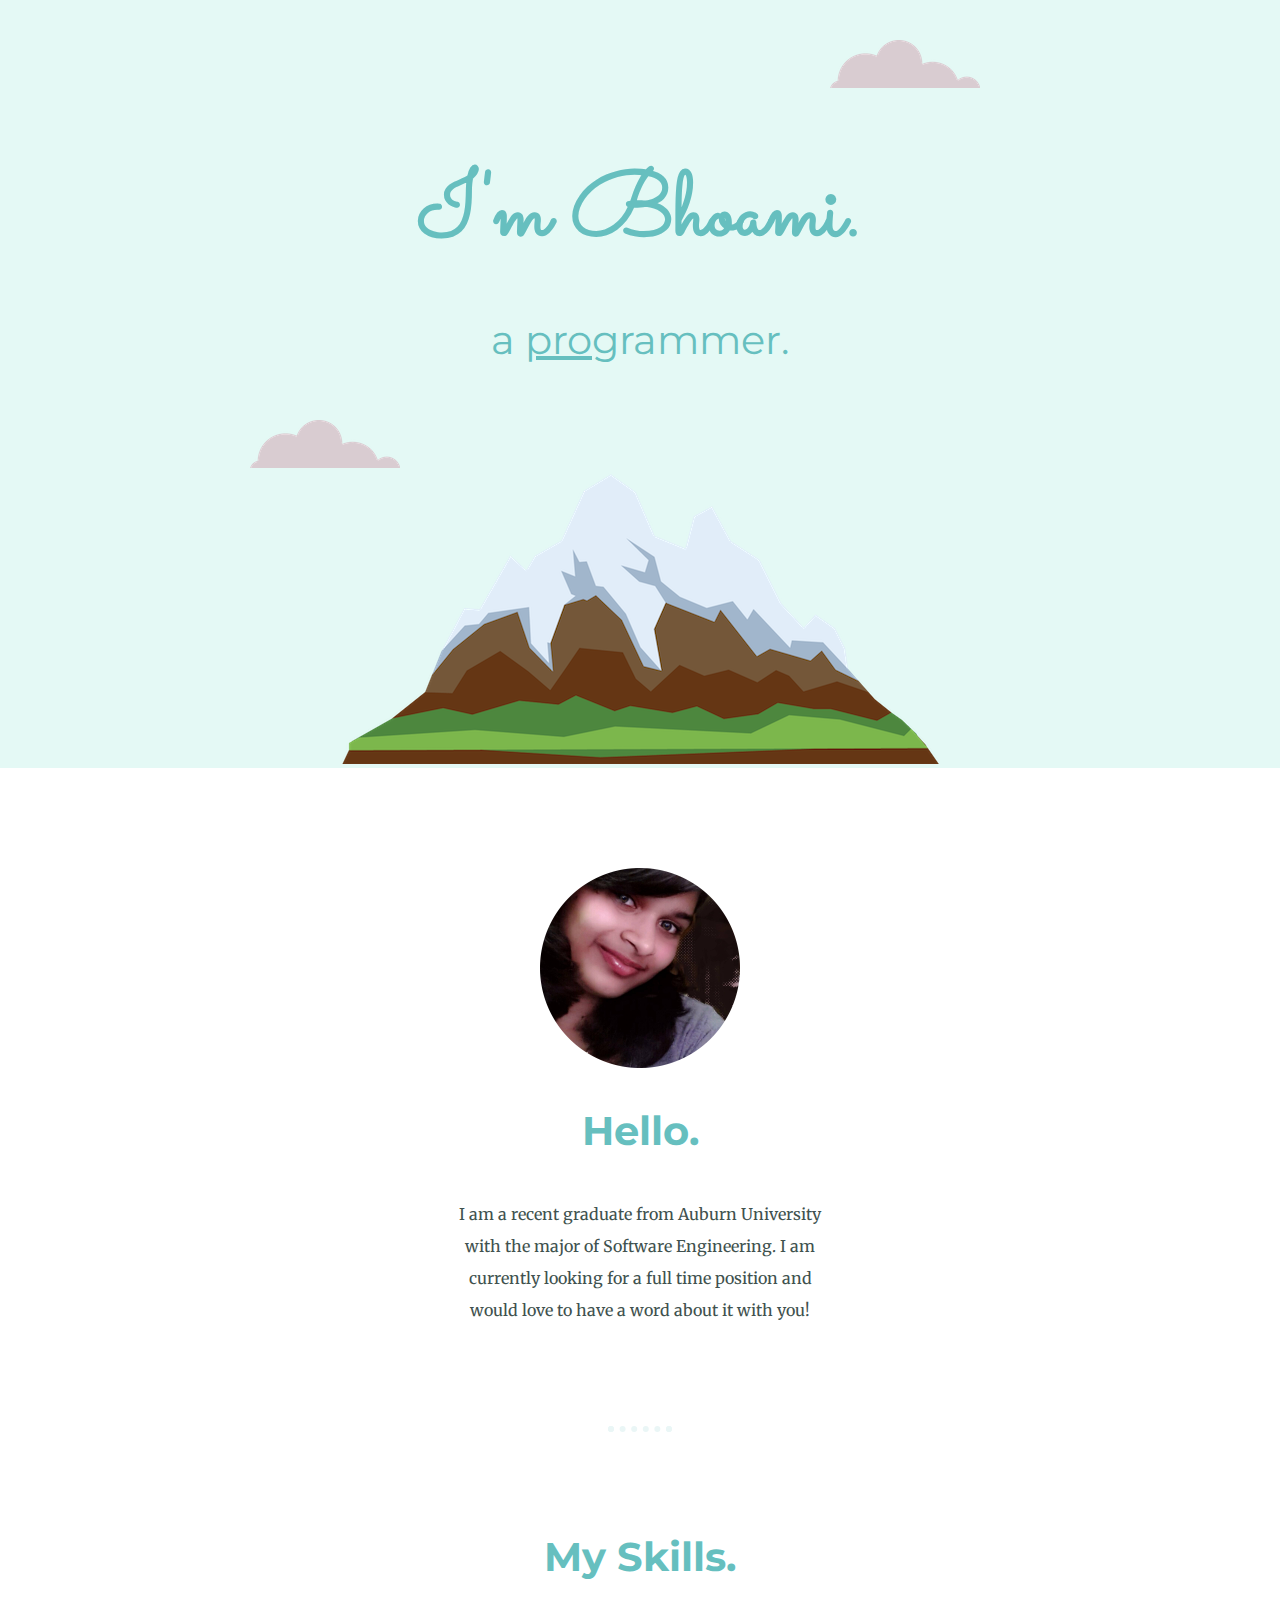
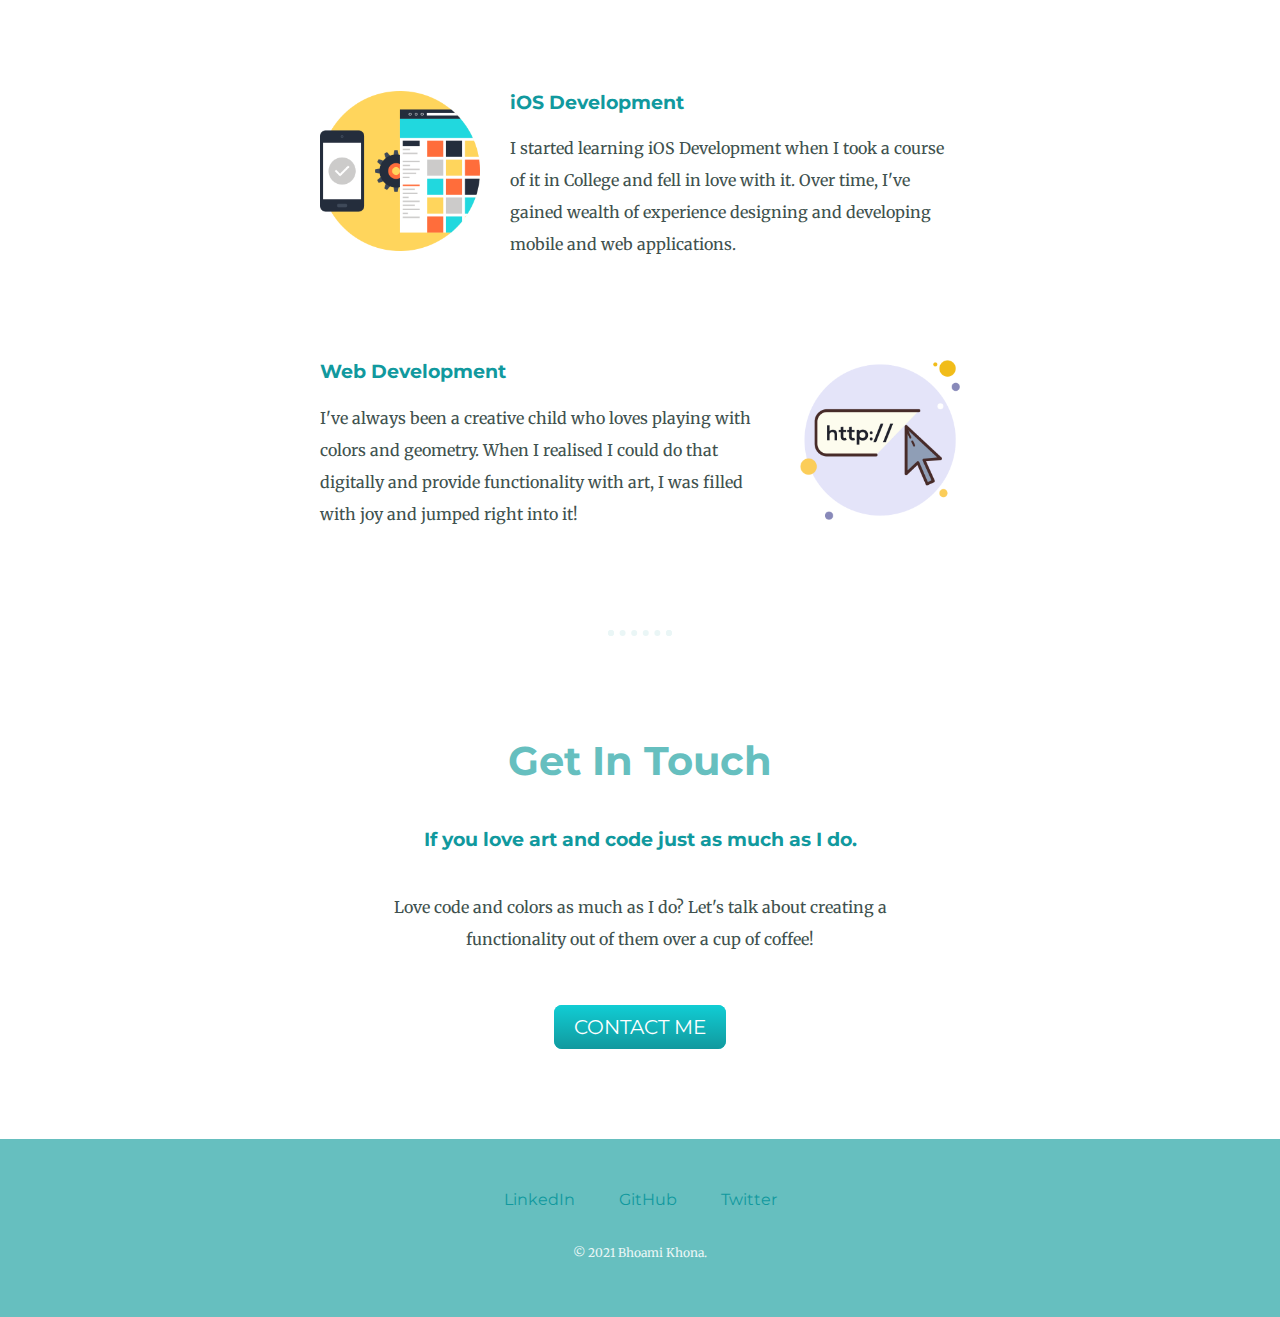
<file: CSS - My Site/index.html>
<!DOCTYPE html>
<html lang="en" dir="ltr">
  <head>
    <meta charset="utf-8">
    <title>Bhoami Khona</title>
    <link rel="stylesheet" href="css/styles.css">
    <link rel="icon" href="favicon.ico">
    <link href="https://fonts.googleapis.com/css2?family=Merriweather&family=Montserrat&family=Sacramento&display=swap" rel="stylesheet">
  </head>
  <body>
    <div class="top-container">
      <img src="images/cloud.png" class="top-cloud" alt="">
      <h1>I'm Bhoami.</h1>
      <h2 class="programmer">a <span class="pro">pro</span>grammer.</h2>
      <img src="images/cloud.png" class="bottom-cloud" alt="">
      <img src="images/mountain.png" alt="">
    </div>
    <div class="middle-container">
  <div class="profile">
    <img src="images/bhoami.png" alt="Bhoami Khona Headshot" style="width: 200px;">
    <h2>Hello.</h2>
    <p class="intro">I am a recent graduate from Auburn University with the major of Software Engineering. I am currently looking for a full time position and would love to have a word about it with you!</p>
  </div>
  <hr>
  <div class="skills">
    <h2>My Skills.</h2>
    <div class="skill-row">
      <img class="app-class-img" src="images/app.png" alt="">
      <h3>iOS Development</h3>
      <p>I started learning iOS Development when I took a course of it in College and fell in love with it. Over time, I've gained wealth of experience designing and developing mobile and web applications.</p>
    </div>
    <div class="skill-row">
      <img class="web-class-img" src="images/web.png" alt="">
      <h3>Web Development</h3>
      <p>I've always been a creative child who loves playing with colors and geometry. When I realised I could do that digitally and provide functionality with art, I was filled with joy and jumped right into it!</p>
    </div>
  </div>
  <hr>
  <div class="contact-me">
    <h2>Get In Touch</h2>
    <h3>If you love art and code just as much as I do.</h3>
    <p class="contact-message">Love code and colors as much as I do? Let's talk about creating a functionality out of them over a cup of coffee!</p>
    <a class="btn" href="mailto:bhoamikhona@gmail.com">CONTACT ME</a>
  </div>
</div>


<div class="bottom-container">
  <a class="footer-link" href="https://www.linkedin.com/in/bhoami-khona/">LinkedIn</a>
  <a class="footer-link" href="https://github.com/bhoamikhona">GitHub</a>
  <a class="footer-link" href="https://twitter.com/KhonaBhoami">Twitter</a>
  <p class="copyright">© 2021 Bhoami Khona.</p>
</div>

  </body>
</html>
</file>
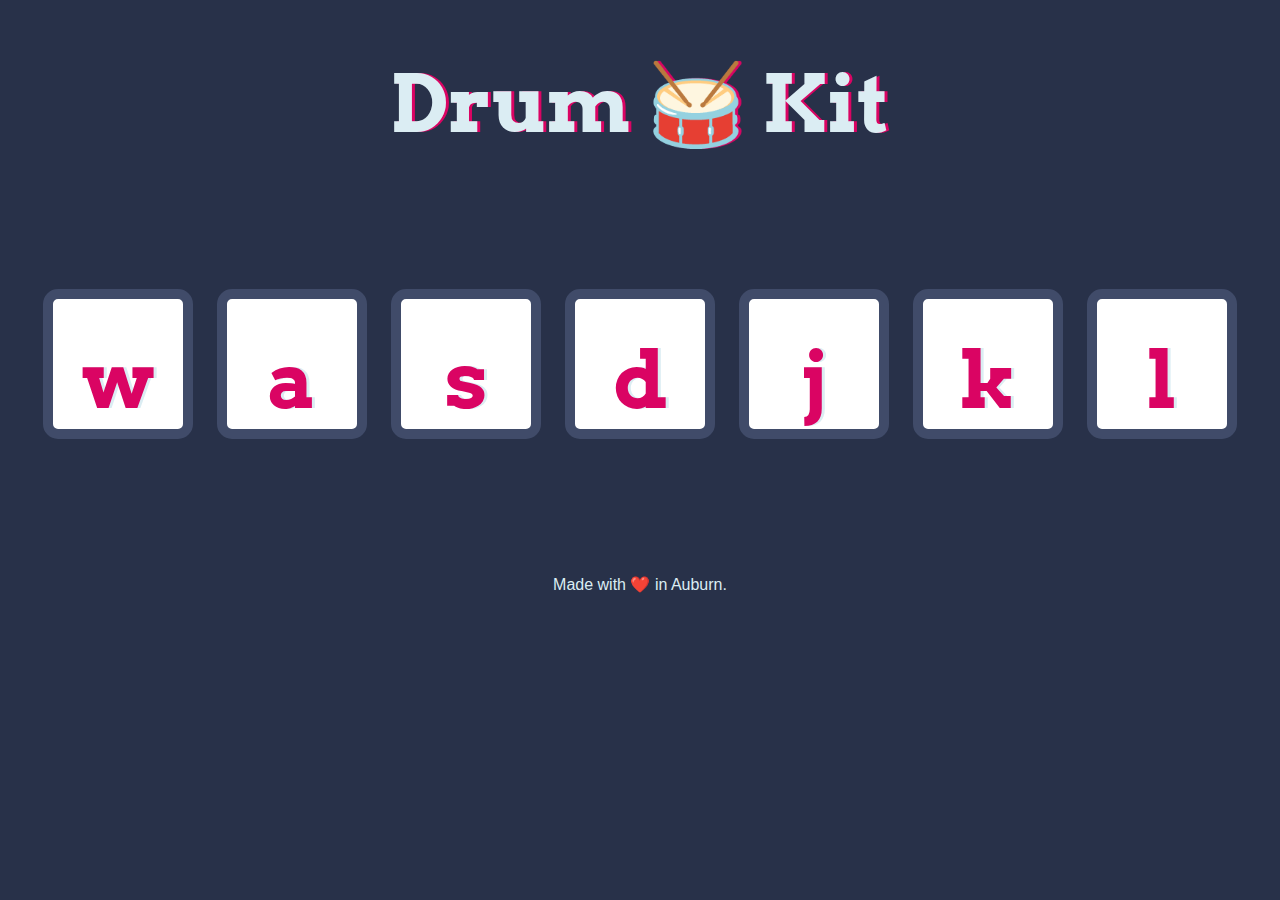
<file: Drum Kit/index.html>
<!DOCTYPE html>
<html lang="en" dir="ltr">

<head>
  <meta charset="utf-8">
  <title>Drum Kit</title>
  <link rel="stylesheet" href="styles.css">
  <link href="https://fonts.googleapis.com/css?family=Arvo" rel="stylesheet">
</head>

<body>

  <h1 id="title">Drum 🥁 Kit</h1>
  <div class="set">
    <button class="w drum">w</button>
    <button class="a drum">a</button>
    <button class="s drum">s</button>
    <button class="d drum">d</button>
    <button class="j drum">j</button>
    <button class="k drum">k</button>
    <button class="l drum">l</button>
  </div>
  <footer>
    Made with ❤️ in Auburn.
  </footer>

  <script src="index.js" charset="utf-8">

  </script>
</body>

</html>
</file>
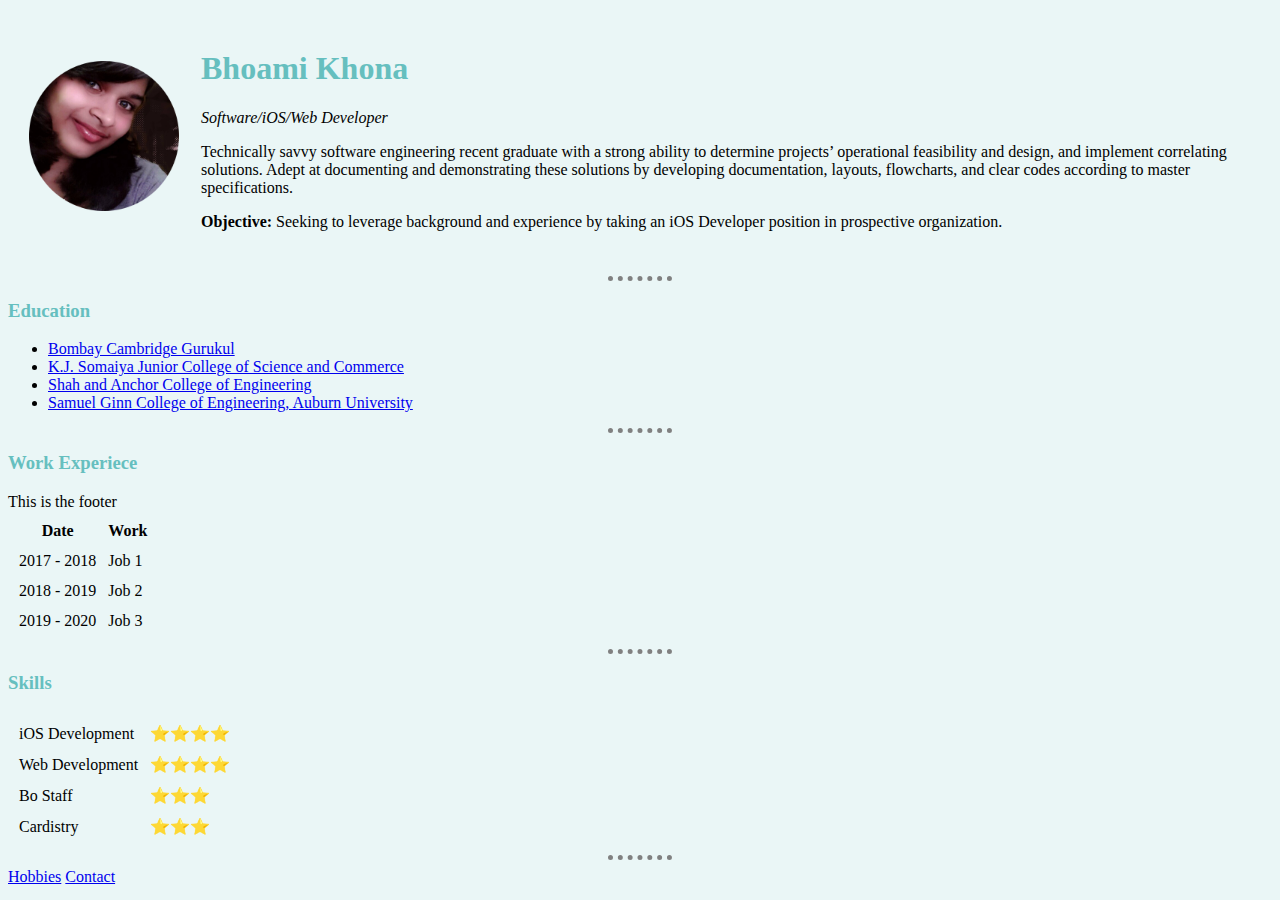
<file: HTML - Personal Site/index.html>
<!DOCTYPE html>
<html lang="en" dir="ltr">
  <head>
    <meta charset="utf-8">
    <title>Bhoami's Personal Site</title>
    <link rel="stylesheet" href="css/styles.css">
  </head>
  <body>
    <table cellspacing="20">
      <tbody>
        <tr>
          <td><img src="images/bhoami.png" alt="Bhoami Khona Headshot" style="width: 150px"></td>
          <td><h1>Bhoami Khona</h1>
          <p><em>Software/iOS/Web Developer</em></p>
          <p>Technically savvy software engineering recent graduate with a strong ability to determine projects’ operational feasibility and design, and implement correlating solutions. Adept at documenting and demonstrating these solutions by developing documentation, layouts, flowcharts, and clear codes according to master specifications.</p>
          <p><strong>Objective:</strong> Seeking to leverage background and experience by taking an iOS Developer position in prospective organization.</p></td>
        </tr>
      </tbody>
    </table>


    <hr>
    <h3>Education</h3>
    <ul>
      <li><a href="https://bcseast.org/">Bombay Cambridge Gurukul</a></li>
      <li><a href="https://kjssc.somaiya.edu.in/en">K.J. Somaiya Junior College of Science and Commerce</a></li>
      <li><a href="https://www.shahandanchor.com/home/">Shah and Anchor College of Engineering</a></li>
      <li><a href="https://www.eng.auburn.edu/">Samuel Ginn College of Engineering, Auburn University</a></li>
    </ul>
    <hr />
    <h3>Work Experiece</h3>
    <table cellspacing="10">
      <thead>
        <th>Date</th>
        <th>Work</th>
      </thead>
      <tbody>
        <tr>
          <td>2017 - 2018</td>
          <td>Job 1</td>
        </tr>
        <tr>
          <td>2018 - 2019</td>
          <td>Job 2</td>
        </tr>
        <td>2019 - 2020</td>
        <td>Job 3</td>
      </tbody>
      <tfoot>
        This is the footer
      </tfoot>
    </table>
    <hr>
    <h3>Skills</h3>

    <table cellspacing="10">
      <tbody>
        <tr>
          <td>iOS Development</td>
          <td>⭐️⭐️⭐️⭐️</td>
        </tr>
        <tr>
          <td>Web Development</td>
          <td>⭐️⭐️⭐️⭐️</td>
        </tr>
        <tr>
          <td>Bo Staff</td>
          <td>⭐️⭐️⭐️</td>
        </tr>
        <tr>
          <td>Cardistry</td>
          <td>⭐️⭐️⭐️</td>
        </tr>
      </tbody>
    </table>

    <hr>
    <a href="hobbies.html">Hobbies</a>
    <a href="contact.html">Contact</a>
  </body>
</html>
</file>
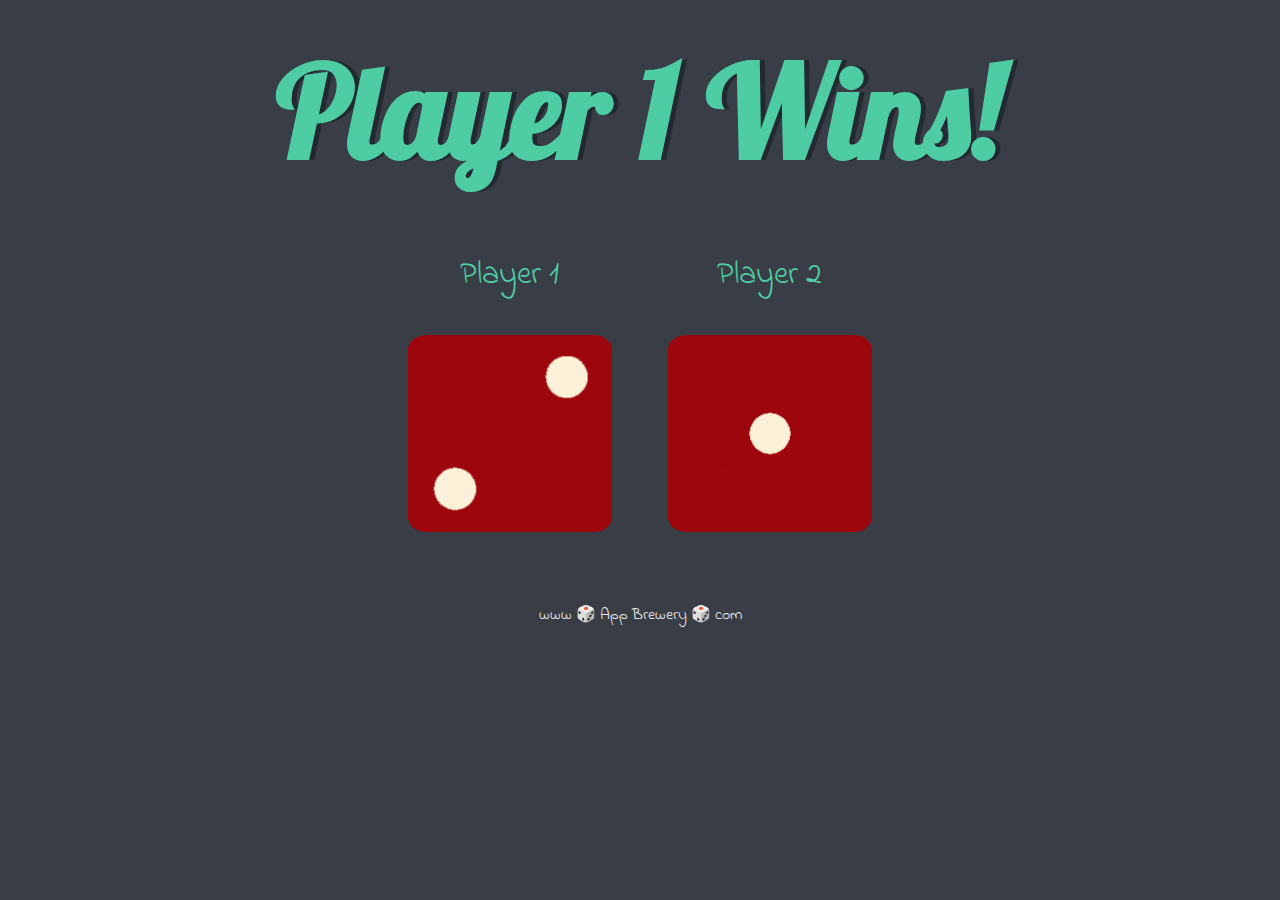
<file: JavaScript - Dicee/dicee.html>
<!DOCTYPE html>
<html lang="en" dir="ltr">
  <head>
    <meta charset="utf-8">
    <title>Dicee</title>
    <link rel="stylesheet" href="styles.css">
    <link href="https://fonts.googleapis.com/css?family=Indie+Flower|Lobster" rel="stylesheet">

  </head>
  <body>

    <div class="container">
      <h1>Refresh Me</h1>

      <div class="dice">
        <p>Player 1</p>
        <img class="img1" src="images/dice6.png">
      </div>

      <div class="dice">
        <p>Player 2</p>
        <img class="img2" src="images/dice6.png">
      </div>

    </div>

    <script src="index.js" charset="utf-8">

    </script>

  </body>

  <footer>
    www 🎲 App Brewery 🎲 com
  </footer>
</html>
</file>
<file: CSS - My Site/css/styles.css>
a {
  color: #11999E;
  font-family: 'Montserrat', sans-serif;
  margin: 10px 20px;
  text-decoration: none;
}

a:hover {
  color: #EAF6F6;
}

body {
  margin: 0;
  text-align: center;
  font-family: 'Merriweather', serif;
  color: #40514E;
}

h1 {
  margin: 50px auto 0 auto;
  font-family: 'Sacramento', cursive;
  font-size: 5.625rem;
  color: #66BFBF;
}

h2 {
  font-family: 'Montserrat', sans-serif;
  font-size: 2.5rem;
  color: #66BFBF;
  padding-bottom: 10px;
}

h3 {
  font-family: 'Montserrat', sans-serif;
  color: #11999E;
}

hr {
  border: dotted #EAF6F6 6px;
  border-bottom: none;
  width: 4%;
  margin: 100px auto;
}

p {
  line-height: 2;
}

.top-container {
  background-color: #E4F9F5;
  position: relative;
  padding-top: 100px;
}

.middle-container {
  margin: 100px 0;
}

.intro {
  width: 30%;
  margin: auto;
}

.bottom-container {
  background-color: #66BFBF;
  padding: 50px 0 20px;
}

.top-cloud {
  position: absolute;
  right: 300px;
  top: 40px;
}

.bottom-cloud {
  position: absolute;
  left: 250px;
  bottom: 300px;
}

.pro {
  text-decoration: underline;
}

.programmer {
  font-weight: normal;
}


.skill-row {
  margin: 100px auto;
  text-align: left;
  width: 50%;
}

.app-class-img {
  float: left;
  margin-right: 30px;
  width: 25%;
}

.web-class-img {
  float: right;
  margin-left: 30px;
  width: 25%;
}

.contact-message {
  width: 40%;
  margin: 40px auto 60px;
}

.btn {
  background: #11cdd4;
  background-image: -webkit-linear-gradient(top, #11cdd4, #11999e);
  background-image: -moz-linear-gradient(top, #11cdd4, #11999e);
  background-image: -ms-linear-gradient(top, #11cdd4, #11999e);
  background-image: -o-linear-gradient(top, #11cdd4, #11999e);
  background-image: linear-gradient(to bottom, #11cdd4, #11999e);
  -webkit-border-radius: 8;
  -moz-border-radius: 8;
  border-radius: 8px;
  font-family: 'Montserrat', sans-serif;
  color: #ffffff;
  font-size: 20px;
  padding: 10px 20px 10px 20px;
  text-decoration: none;
}

.btn:hover {
  background: #30e3cb;
  background-image: -webkit-linear-gradient(top, #30e3cb, #2bc4ad);
  background-image: -moz-linear-gradient(top, #30e3cb, #2bc4ad);
  background-image: -ms-linear-gradient(top, #30e3cb, #2bc4ad);
  background-image: -o-linear-gradient(top, #30e3cb, #2bc4ad);
  background-image: linear-gradient(to bottom, #30e3cb, #2bc4ad);
  text-decoration: none;
}

.copyright {
  color: #EAF6F6;
  font-size: 0.75rem;
  padding: 20px 0;
}
</file>
<file: Drum Kit/styles.css>
body {
  text-align: center;
  background-color: #283149;
}

h1 {
  font-size: 5rem;
  color: #DBEDF3;
  font-family: "Arvo", cursive;
  text-shadow: 3px 0 #DA0463;

}

footer {
  color: #DBEDF3;
  font-family: sans-serif;
}

.w {

}

.a {

}

.s {

}

.d {

}

.j {

}

.k {

}

.l {

}

.set {
  margin: 10% auto;
}

.game-over {
  background-color: red;
  opacity: 0.8;
}

.pressed {
  box-shadow: 0 3px 4px 0 #DBEDF3;
  opacity: 0.5;
}

.red {
  color: red;
}

.drum {
  outline: none;
  border: 10px solid #404B69;
  font-size: 5rem;
  font-family: 'Arvo', cursive;
  line-height: 2;
  font-weight: 900;
  color: #DA0463;
  text-shadow: 3px 0 #DBEDF3;
  border-radius: 15px;
  display: inline-block;
  width: 150px;
  height: 150px;
  text-align: center;
  margin: 10px;
  background-color: white;
}
</file>
<file: HTML - Personal Site/css/styles.css>
body{
  background-color: #EAF6F6;
}

hr{
  border-style: dotted none none;
  border-color: grey;
  border-width: 5px;
  width: 5%;
}

h1, h3 {
  color: #66BFBF;
}
</file>
<file: JavaScript - Dicee/styles.css>
.container {
  width: 70%;
  margin: auto;
  text-align: center;
}

.dice {
  text-align: center;
  display: inline-block;

}

body {
  background-color: #393E46;
}

h1 {
  margin: 30px;
  font-family: 'Lobster', cursive;
  text-shadow: 5px 0 #232931;
  font-size: 8rem;
  color: #4ECCA3;
}

p {
  font-size: 2rem;
  color: #4ECCA3;
  font-family: 'Indie Flower', cursive;
}

img {
  width: 80%;
}

footer {
  margin-top: 5%;
  color: #EEEEEE;
  text-align: center;
  font-family: 'Indie Flower', cursive;

}
</file>
